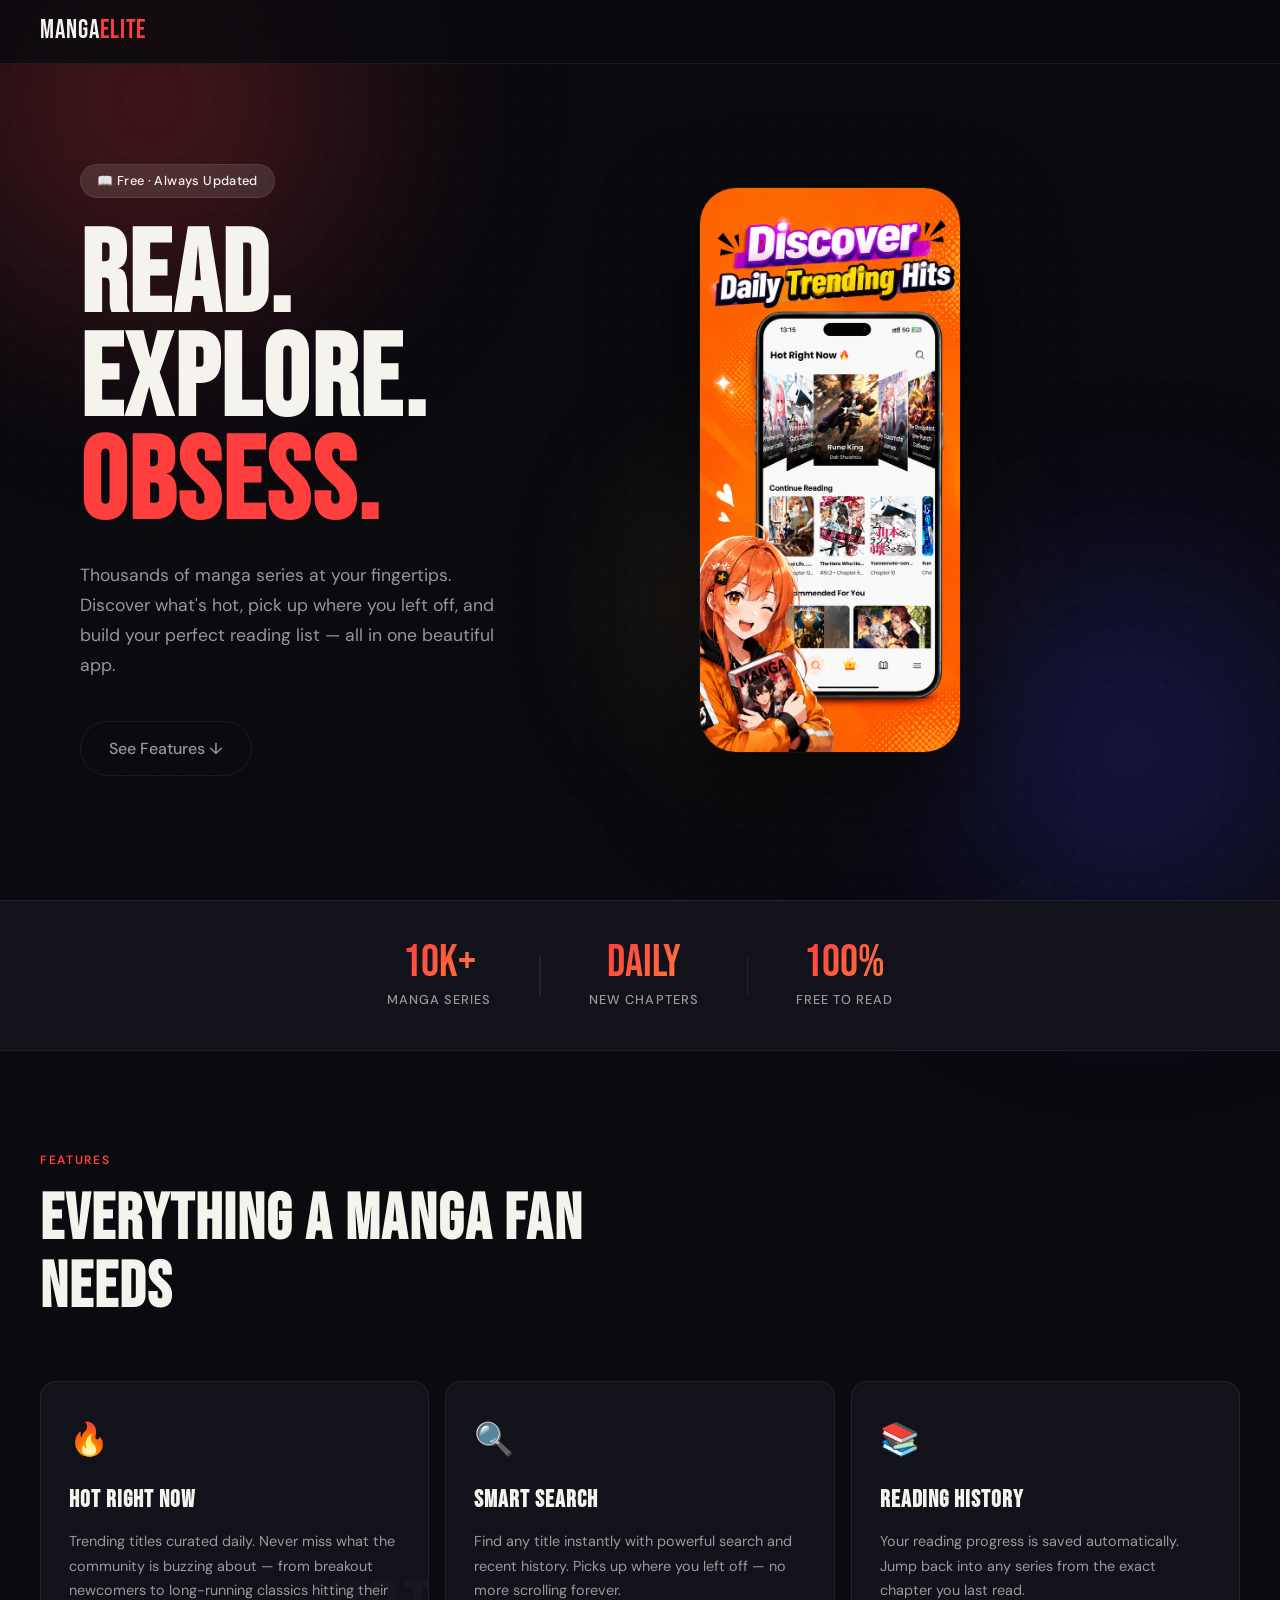
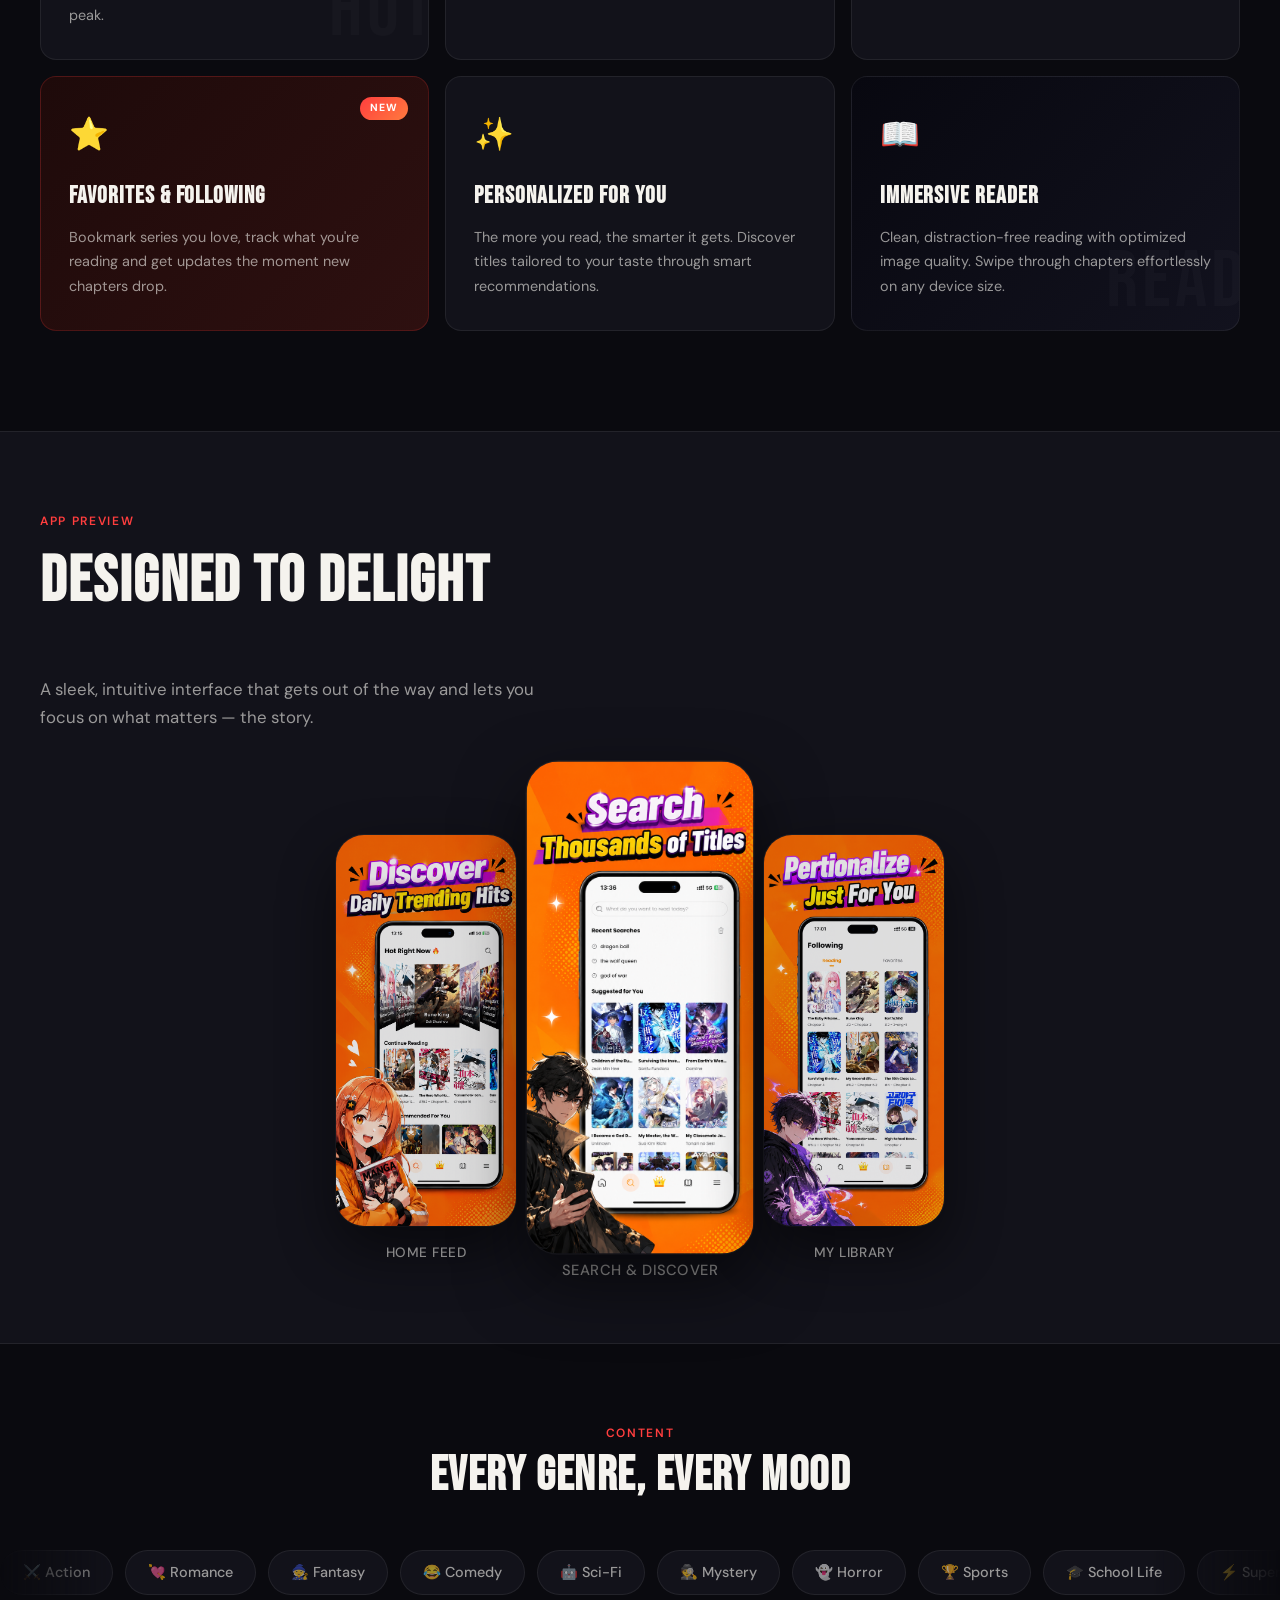
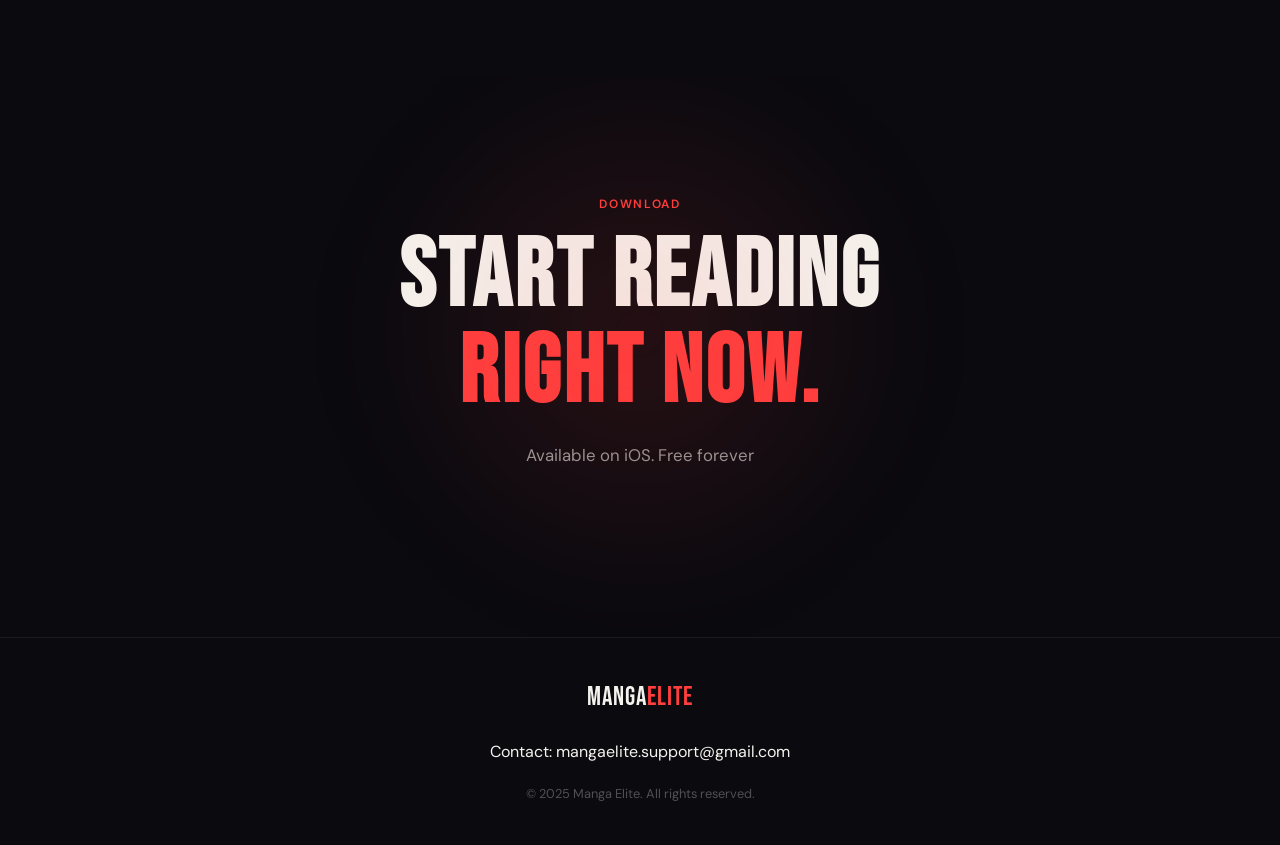
<file: index.html>
<!DOCTYPE html>
<html lang="en">
<head>
  <meta charset="UTF-8" />
  <meta name="viewport" content="width=device-width, initial-scale=1.0" />
  <title>Manga Elite – Your Ultimate Manga Reading App</title>
  <link rel="preconnect" href="https://fonts.googleapis.com" />
  <link rel="preconnect" href="https://fonts.gstatic.com" crossorigin />
  <link href="https://fonts.googleapis.com/css2?family=Bebas+Neue&family=Noto+Serif+JP:wght@400;700&family=DM+Sans:wght@300;400;500;600&display=swap" rel="stylesheet" />
  <link rel="stylesheet" href="styles.css" />
</head>
<body>

  <!-- NAV -->
  <nav class="nav">
    <div class="nav-inner">
      <div class="logo">MANGA<span>ELITE</span></div>
    </div>
  </nav>

  <!-- HERO -->
  <section class="hero">
    <div class="hero-bg">
      <div class="orb orb-1"></div>
      <div class="orb orb-2"></div>
      <div class="orb orb-3"></div>
      <div class="halftone"></div>
    </div>

    <div class="hero-content">
      <div class="hero-badge">📖 Free · Always Updated</div>
      <h1 class="hero-title">
        Read. Explore.<br/>
        <span class="accent">Obsess.</span>
      </h1>
      <p class="hero-sub">
        Thousands of manga series at your fingertips. Discover what's hot,
        pick up where you left off, and build your perfect reading list — all in one beautiful app.
      </p>
      <div class="hero-actions">
        <a href="#features" class="btn-ghost">See Features ↓</a>
      </div>
    </div>

    <div class="hero-mockup">
      <img src="https://manga-elite.github.io/ip_preview1.png" alt="Manga Elite App – Home Screen" class="hero-phone-img" />
    </div>
  </section>

  <!-- STATS BAND -->
  <section class="stats-band">
    <div class="stat">
      <span class="stat-num">10K+</span>
      <span class="stat-label">Manga Series</span>
    </div>
    <div class="stat-sep"></div>
    <div class="stat-sep"></div>
    <div class="stat">
      <span class="stat-num">Daily</span>
      <span class="stat-label">New Chapters</span>
    </div>
    <div class="stat-sep"></div>
    <div class="stat">
      <span class="stat-num">100%</span>
      <span class="stat-label">Free to Read</span>
    </div>
  </section>

  <!-- FEATURES -->
  <section class="features" id="features">
    <div class="features-inner">
      <div class="section-label">Features</div>
      <h2 class="section-title">Everything a manga fan needs</h2>

      <div class="features-grid">

        <div class="feat-card feat-large">
          <div class="feat-icon">🔥</div>
          <h3>Hot Right Now</h3>
          <p>Trending titles curated daily. Never miss what the community is buzzing about — from breakout newcomers to long-running classics hitting their peak.</p>
          <div class="feat-bg-text">HOT</div>
        </div>

        <div class="feat-card">
          <div class="feat-icon">🔍</div>
          <h3>Smart Search</h3>
          <p>Find any title instantly with powerful search and recent history. Picks up where you left off — no more scrolling forever.</p>
        </div>

        <div class="feat-card">
          <div class="feat-icon">📚</div>
          <h3>Reading History</h3>
          <p>Your reading progress is saved automatically. Jump back into any series from the exact chapter you last read.</p>
        </div>

        <div class="feat-card feat-accent">
          <div class="feat-icon">⭐</div>
          <h3>Favorites & Following</h3>
          <p>Bookmark series you love, track what you're reading and get updates the moment new chapters drop.</p>
          <div class="feat-tag">NEW</div>
        </div>

        <div class="feat-card">
          <div class="feat-icon">✨</div>
          <h3>Personalized For You</h3>
          <p>The more you read, the smarter it gets. Discover titles tailored to your taste through smart recommendations.</p>
        </div>

        <div class="feat-card feat-large feat-dark">
          <div class="feat-icon">📖</div>
          <h3>Immersive Reader</h3>
          <p>Clean, distraction-free reading with optimized image quality. Swipe through chapters effortlessly on any device size.</p>
          <div class="feat-bg-text">READ</div>
        </div>

      </div>
    </div>
  </section>

  <!-- SCREENSHOTS SECTION -->
  <section class="screens-section">
    <div class="screens-inner">
      <div class="section-label">App Preview</div>
      <h2 class="section-title">Designed to delight</h2>
      <p class="section-sub">A sleek, intuitive interface that gets out of the way and lets you focus on what matters — the story.</p>

      <div class="screens-row">
        <div class="screen-item">
          <img src="https://manga-elite.github.io/ip_preview1.png" alt="Home Feed" class="screen-img" />
          <p class="screen-cap">Home Feed</p>
        </div>

        <div class="screen-item screen-item--mid">
          <img src="https://manga-elite.github.io/ip_preview2.png" alt="Search & Discover" class="screen-img" />
          <p class="screen-cap">Search & Discover</p>
        </div>

        <div class="screen-item">
          <img src="https://manga-elite.github.io/ip_preview4.png" alt="My Library" class="screen-img" />
          <p class="screen-cap">My Library</p>
        </div>
      </div>
    </div>
  </section>

  <!-- GENRES -->
  <section class="genres-section">
    <div class="genres-inner">
      <div class="section-label">Content</div>
      <h2 class="section-title">Every genre, every mood</h2>
      <div class="genres-marquee">
        <div class="genres-track">
          <span class="genre-pill">⚔️ Action</span>
          <span class="genre-pill">💘 Romance</span>
          <span class="genre-pill">🧙 Fantasy</span>
          <span class="genre-pill">😂 Comedy</span>
          <span class="genre-pill">🤖 Sci-Fi</span>
          <span class="genre-pill">🕵️ Mystery</span>
          <span class="genre-pill">👻 Horror</span>
          <span class="genre-pill">🏆 Sports</span>
          <span class="genre-pill">🎓 School Life</span>
          <span class="genre-pill">⚡ Supernatural</span>
          <span class="genre-pill">🐉 Isekai</span>
          <span class="genre-pill">💪 Cultivation</span>
          <span class="genre-pill">⚔️ Action</span>
          <span class="genre-pill">💘 Romance</span>
          <span class="genre-pill">🧙 Fantasy</span>
          <span class="genre-pill">😂 Comedy</span>
          <span class="genre-pill">🤖 Sci-Fi</span>
          <span class="genre-pill">🕵️ Mystery</span>
          <span class="genre-pill">👻 Horror</span>
          <span class="genre-pill">🏆 Sports</span>
        </div>
      </div>
    </div>
  </section>

  <!-- DOWNLOAD CTA -->
  <section class="download-section" id="download">
    <div class="download-inner">
      <div class="download-orb"></div>
      <div class="section-label">Download</div>
      <h2 class="download-title">Start reading<br/><span class="accent">right now.</span></h2>
      <p class="download-sub">Available on iOS. Free forever</p>
    </div>
  </section>

  <!-- FOOTER -->
  <footer class="footer">
    <div class="footer-inner">
      <div class="logo">MANGA<span>ELITE</span></div>
      <div class="footer-links">
        <p>Contact: mangaelite.support@gmail.com</p>
      </div>
      <p class="footer-copy">© 2025 Manga Elite. All rights reserved.</p>
    </div>
  </footer>

</body>
</html>
</file>
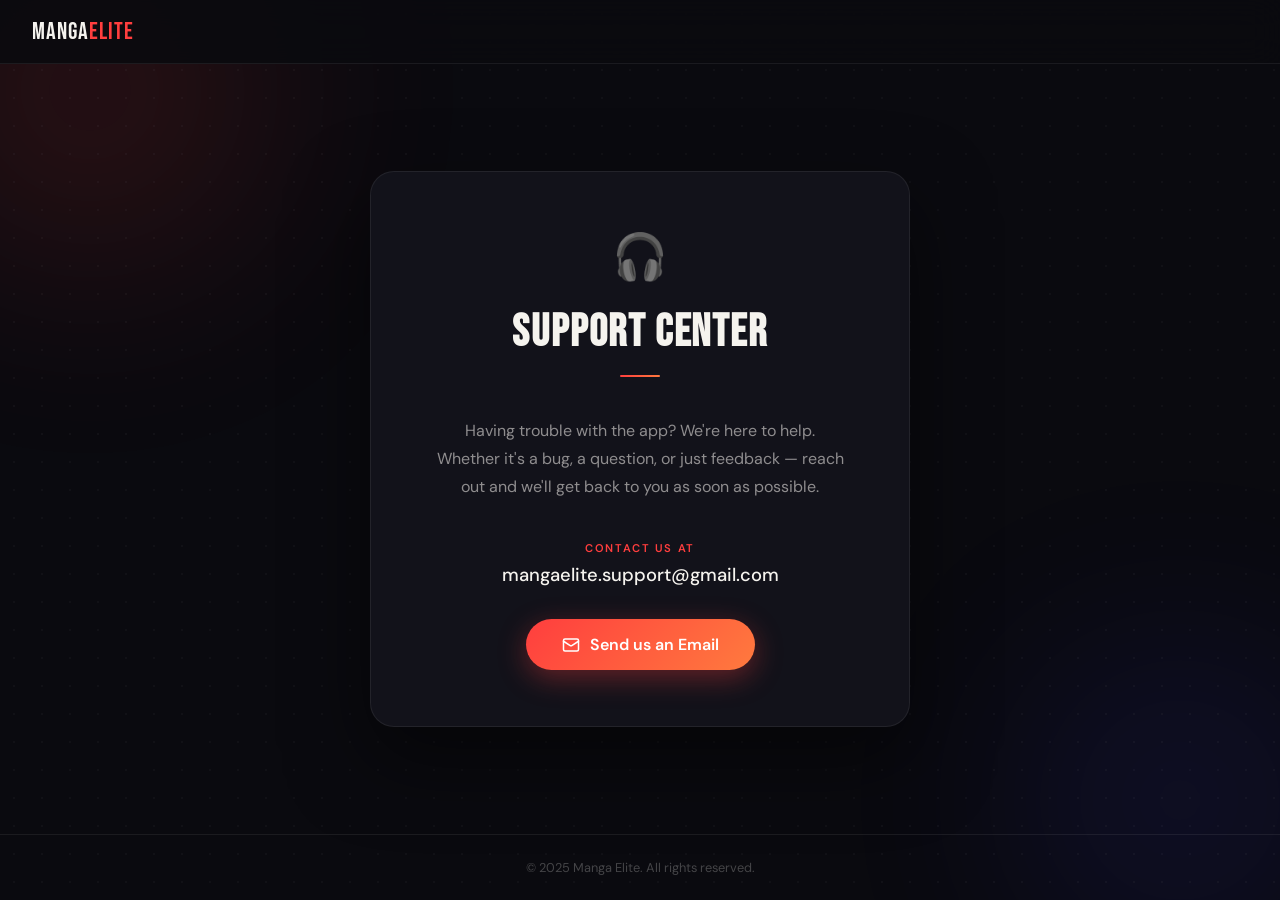
<file: support.html>
<!DOCTYPE html>
<html lang="en">
<head>
  <meta charset="UTF-8" />
  <meta name="viewport" content="width=device-width, initial-scale=1.0" />
  <title>Support – Manga Elite</title>
  <link rel="preconnect" href="https://fonts.googleapis.com" />
  <link rel="preconnect" href="https://fonts.gstatic.com" crossorigin />
  <link href="https://fonts.googleapis.com/css2?family=Bebas+Neue&family=DM+Sans:wght@300;400;500;600&display=swap" rel="stylesheet" />
  <style>
    :root {
      --ink: #0a0a0f;
      --ink-2: #12121a;
      --border: rgba(255,255,255,0.07);
      --white: #f5f3ee;
      --white-muted: rgba(245,243,238,0.55);
      --accent: #ff3e3e;
      --accent-2: #ff7a3e;
      --grad-accent: linear-gradient(135deg, #ff3e3e, #ff7a3e);
      --font-display: 'Bebas Neue', sans-serif;
      --font-body: 'DM Sans', sans-serif;
    }

    *, *::before, *::after { box-sizing: border-box; margin: 0; padding: 0; }
    html { scroll-behavior: smooth; }

    body {
      background: var(--ink);
      color: var(--white);
      font-family: var(--font-body);
      min-height: 100vh;
      display: flex;
      flex-direction: column;
    }

    /* NAV */
    nav {
      padding: 0 32px;
      height: 64px;
      display: flex;
      align-items: center;
      border-bottom: 1px solid var(--border);
      background: rgba(10,10,15,0.9);
      backdrop-filter: blur(16px);
    }
    .logo { font-family: var(--font-display); font-size: 1.5rem; letter-spacing: 0.04em; }
    .logo span { color: var(--accent); }

    /* BG ORBS */
    .bg {
      position: fixed; inset: 0; pointer-events: none; z-index: 0;
      overflow: hidden;
    }
    .orb {
      position: absolute; border-radius: 50%;
      filter: blur(110px); opacity: 0.22;
    }
    .orb-1 {
      width: 500px; height: 500px;
      background: radial-gradient(circle, #ff3e3e, transparent 70%);
      top: -160px; left: -160px;
    }
    .orb-2 {
      width: 400px; height: 400px;
      background: radial-gradient(circle, #3e3eff, transparent 70%);
      bottom: -100px; right: -100px;
    }
    .halftone {
      position: absolute; inset: 0;
      background-image: radial-gradient(circle, rgba(255,255,255,0.03) 1px, transparent 1px);
      background-size: 28px 28px;
    }

    /* MAIN */
    main {
      flex: 1;
      display: flex;
      align-items: center;
      justify-content: center;
      padding: 60px 24px;
      position: relative;
      z-index: 1;
    }

    .card {
      background: var(--ink-2);
      border: 1px solid var(--border);
      border-radius: 24px;
      padding: 56px 52px;
      max-width: 540px;
      width: 100%;
      text-align: center;
      box-shadow: 0 32px 80px rgba(0,0,0,0.5);
    }

    .card-icon {
      font-size: 2.8rem;
      margin-bottom: 20px;
      display: block;
    }

    .card-title {
      font-family: var(--font-display);
      font-size: 2.8rem;
      letter-spacing: 0.04em;
      margin-bottom: 16px;
    }

    .card-desc {
      font-size: 1rem;
      color: var(--white-muted);
      line-height: 1.75;
      margin-bottom: 40px;
    }

    .divider {
      width: 40px; height: 2px;
      background: var(--grad-accent);
      border-radius: 2px;
      margin: 0 auto 40px;
    }

    .email-label {
      font-size: 0.7rem;
      font-weight: 600;
      text-transform: uppercase;
      letter-spacing: 0.14em;
      color: var(--accent);
      margin-bottom: 8px;
    }

    .email-address {
      font-size: 1.15rem;
      font-weight: 500;
      color: var(--white);
      margin-bottom: 32px;
      word-break: break-all;
    }

    .btn-contact {
      display: inline-flex;
      align-items: center;
      gap: 10px;
      padding: 15px 36px;
      background: var(--grad-accent);
      border-radius: 100px;
      font-size: 1rem;
      font-weight: 600;
      color: #fff;
      text-decoration: none;
      transition: transform 0.2s, box-shadow 0.2s, opacity 0.2s;
      box-shadow: 0 8px 28px rgba(255,62,62,0.35);
    }
    .btn-contact:hover {
      transform: translateY(-2px);
      box-shadow: 0 14px 40px rgba(255,62,62,0.5);
    }
    .btn-contact:active {
      transform: translateY(0);
      opacity: 0.88;
    }

    /* FOOTER */
    footer {
      position: relative; z-index: 1;
      padding: 24px;
      text-align: center;
      border-top: 1px solid var(--border);
      font-size: 0.8rem;
      color: rgba(245,243,238,0.25);
    }

    @media (max-width: 480px) {
      .card { padding: 40px 28px; }
      .card-title { font-size: 2.2rem; }
    }
  </style>
</head>
<body>

  <div class="bg">
    <div class="orb orb-1"></div>
    <div class="orb orb-2"></div>
    <div class="halftone"></div>
  </div>

  <nav>
    <div class="logo">MANGA<span>ELITE</span></div>
  </nav>

  <main>
    <div class="card">
      <span class="card-icon">🎧</span>
      <h1 class="card-title">Support Center</h1>
      <div class="divider"></div>
      <p class="card-desc">
        Having trouble with the app? We're here to help.<br/>
        Whether it's a bug, a question, or just feedback —
        reach out and we'll get back to you as soon as possible.
      </p>

      <p class="email-label">Contact us at</p>
      <p class="email-address">mangaelite.support@gmail.com</p>

      <a class="btn-contact"
         href="mailto:mangaelite.support@gmail.com?subject=Support%20Request%20–%20Manga%20Elite">
        <svg width="18" height="18" viewBox="0 0 24 24" fill="none"
             stroke="currentColor" stroke-width="2" stroke-linecap="round" stroke-linejoin="round">
          <rect x="2" y="4" width="20" height="16" rx="2"/>
          <path d="m22 7-8.97 5.7a1.94 1.94 0 0 1-2.06 0L2 7"/>
        </svg>
        Send us an Email
      </a>
    </div>
  </main>

  <footer>
    © 2025 Manga Elite. All rights reserved.
  </footer>

</body>
</html>
</file>
<file: styles.css>
:root {
  --ink: #0a0a0f;
  --ink-2: #12121a;
  --ink-3: #1c1c28;
  --surface: #1e1e2e;
  --surface-2: #252536;
  --border: rgba(255,255,255,0.07);
  --white: #f5f3ee;
  --white-muted: rgba(245,243,238,0.6);
  --white-faint: rgba(245,243,238,0.12);
  --accent: #ff3e3e;
  --accent-2: #ff7a3e;
  --gold: #ffd25a;
  --cyan: #3ef0ff;
  --grad-accent: linear-gradient(135deg, #ff3e3e, #ff7a3e);
  --grad-page: linear-gradient(180deg, #0a0a0f 0%, #12121a 100%);
  --font-display: 'Bebas Neue', sans-serif;
  --font-jp: 'Noto Serif JP', serif;
  --font-body: 'DM Sans', sans-serif;
  --radius: 16px;
  --radius-sm: 10px;
}

*, *::before, *::after { box-sizing: border-box; margin: 0; padding: 0; }

html { scroll-behavior: smooth; }

body {
  background: var(--ink);
  color: var(--white);
  font-family: var(--font-body);
  font-weight: 400;
  line-height: 1.6;
  overflow-x: hidden;
}

a { text-decoration: none; color: inherit; }

/* =============================================
   NAV
   ============================================= */
.nav {
  position: fixed;
  top: 0; left: 0; right: 0;
  z-index: 100;
  padding: 0 24px;
  height: 64px;
  display: flex;
  align-items: center;
  background: rgba(10,10,15,0.82);
  backdrop-filter: blur(16px);
  border-bottom: 1px solid var(--border);
}
.nav-inner {
  width: 100%; max-width: 1200px;
  margin: 0 auto;
  display: flex;
  justify-content: space-between;
  align-items: center;
}
.logo {
  font-family: var(--font-display);
  font-size: 1.6rem;
  letter-spacing: 0.04em;
  color: var(--white);
}
.logo span { color: var(--accent); }
.nav-cta {
  padding: 8px 22px;
  background: var(--grad-accent);
  border-radius: 100px;
  font-weight: 600;
  font-size: 0.875rem;
  color: #fff;
  transition: opacity 0.2s, transform 0.2s;
}
.nav-cta:hover { opacity: 0.88; transform: translateY(-1px); }

/* =============================================
   HERO
   ============================================= */
.hero {
  position: relative;
  min-height: 100vh;
  display: flex;
  align-items: center;
  padding: 120px 40px 80px;
  overflow: hidden;
  gap: 60px;
  max-width: 1200px;
  margin: 0 auto;
}

.hero-bg {
  position: fixed;
  inset: 0;
  pointer-events: none;
  z-index: 0;
}
.orb {
  position: absolute;
  border-radius: 50%;
  filter: blur(100px);
  opacity: 0.35;
}
.orb-1 {
  width: 600px; height: 600px;
  background: radial-gradient(circle, #ff3e3e 0%, transparent 70%);
  top: -200px; left: -150px;
  animation: drift1 12s ease-in-out infinite alternate;
}
.orb-2 {
  width: 500px; height: 500px;
  background: radial-gradient(circle, #3e3eff 0%, transparent 70%);
  bottom: -100px; right: -100px;
  animation: drift2 15s ease-in-out infinite alternate;
}
.orb-3 {
  width: 300px; height: 300px;
  background: radial-gradient(circle, #ffd25a 0%, transparent 70%);
  top: 50%; left: 50%;
  animation: drift3 18s ease-in-out infinite alternate;
}
.halftone {
  position: absolute; inset: 0;
  background-image: radial-gradient(circle, rgba(255,255,255,0.04) 1px, transparent 1px);
  background-size: 28px 28px;
}

@keyframes drift1 { from { transform: translate(0,0) } to { transform: translate(60px, 40px) } }
@keyframes drift2 { from { transform: translate(0,0) } to { transform: translate(-50px, -60px) } }
@keyframes drift3 { from { transform: translate(-50%,-50%) } to { transform: translate(-40%,-60%) } }

.hero-content {
  position: relative;
  z-index: 1;
  flex: 1;
  max-width: 560px;
  animation: fadeUp 0.9s cubic-bezier(0.22,1,0.36,1) both;
}
.hero-badge {
  display: inline-block;
  padding: 6px 16px;
  background: var(--white-faint);
  border: 1px solid var(--border);
  border-radius: 100px;
  font-size: 0.8rem;
  font-weight: 500;
  letter-spacing: 0.03em;
  margin-bottom: 28px;
  backdrop-filter: blur(8px);
}
.hero-title {
  font-family: var(--font-display);
  font-size: clamp(4.5rem, 9vw, 7.5rem);
  line-height: 0.9;
  letter-spacing: 0.02em;
  color: var(--white);
  margin-bottom: 24px;
}
.accent { color: var(--accent); }
.hero-sub {
  font-size: 1.1rem;
  color: var(--white-muted);
  max-width: 440px;
  margin-bottom: 40px;
  line-height: 1.7;
}
.hero-actions { display: flex; gap: 16px; flex-wrap: wrap; }
.btn-primary {
  display: inline-flex;
  align-items: center;
  gap: 8px;
  padding: 14px 32px;
  background: var(--grad-accent);
  border-radius: 100px;
  font-weight: 600;
  font-size: 1rem;
  color: #fff;
  transition: transform 0.2s, box-shadow 0.2s;
  box-shadow: 0 8px 32px rgba(255,62,62,0.35);
}
.btn-primary:hover { transform: translateY(-2px); box-shadow: 0 12px 40px rgba(255,62,62,0.5); }
.btn-ghost {
  display: inline-flex;
  align-items: center;
  padding: 14px 28px;
  border: 1px solid var(--border);
  border-radius: 100px;
  font-weight: 500;
  font-size: 1rem;
  color: var(--white-muted);
  transition: color 0.2s, border-color 0.2s;
}
.btn-ghost:hover { color: var(--white); border-color: rgba(255,255,255,0.3); }

/* PHONE IMAGE — HERO */
.hero-mockup {
  position: relative;
  z-index: 1;
  flex-shrink: 0;
  animation: fadeUp 0.9s 0.15s cubic-bezier(0.22,1,0.36,1) both;
}
.hero-phone-img {
  width: 260px;
  border-radius: 36px;
  box-shadow:
    0 40px 100px rgba(0,0,0,0.7),
    0 0 0 1px rgba(255,255,255,0.08);
  display: block;
  animation: float 6s ease-in-out infinite;
}
@keyframes float {
  0%, 100% { transform: translateY(0); }
  50% { transform: translateY(-14px); }
}

/* =============================================
   STATS BAND
   ============================================= */
.stats-band {
  position: relative;
  z-index: 2;
  background: var(--ink-2);
  border-top: 1px solid var(--border);
  border-bottom: 1px solid var(--border);
  padding: 32px 40px;
  display: flex;
  justify-content: center;
  align-items: center;
  gap: 0;
  flex-wrap: wrap;
}
.stat {
  display: flex;
  flex-direction: column;
  align-items: center;
  padding: 8px 48px;
  gap: 4px;
}
.stat-num {
  font-family: var(--font-display);
  font-size: 2.8rem;
  color: var(--white);
  line-height: 1;
  background: var(--grad-accent);
  -webkit-background-clip: text;
  -webkit-text-fill-color: transparent;
  background-clip: text;
}
.stat-label {
  font-size: 0.8rem;
  color: var(--white-muted);
  text-transform: uppercase;
  letter-spacing: 0.08em;
  font-weight: 500;
}
.stat-sep {
  width: 1px;
  height: 40px;
  background: var(--border);
}

/* =============================================
   FEATURES
   ============================================= */
.features {
  padding: 100px 40px;
  position: relative;
  z-index: 2;
}
.features-inner {
  max-width: 1200px;
  margin: 0 auto;
}
.section-label {
  font-size: 0.75rem;
  font-weight: 600;
  text-transform: uppercase;
  letter-spacing: 0.14em;
  color: var(--accent);
  margin-bottom: 16px;
}
.section-title {
  font-family: var(--font-display);
  font-size: clamp(2.6rem, 5vw, 4rem);
  letter-spacing: 0.03em;
  line-height: 1.05;
  margin-bottom: 60px;
  max-width: 600px;
}
.section-sub {
  font-size: 1.05rem;
  color: var(--white-muted);
  max-width: 520px;
  margin-bottom: 60px;
  line-height: 1.7;
}

.features-grid {
  display: grid;
  grid-template-columns: repeat(3, 1fr);
  gap: 16px;
}
.feat-card {
  background: var(--ink-2);
  border: 1px solid var(--border);
  border-radius: var(--radius);
  padding: 32px 28px;
  position: relative;
  overflow: hidden;
  transition: border-color 0.3s, transform 0.3s;
}
.feat-card:hover {
  border-color: rgba(255,255,255,0.18);
  transform: translateY(-4px);
}
.feat-card.feat-large { grid-column: span 1; }
.feat-card.feat-accent {
  background: linear-gradient(135deg, #1e0a0a, #2e1010);
  border-color: rgba(255,62,62,0.2);
}
.feat-card.feat-dark {
  background: linear-gradient(135deg, #080810, #12121e);
}
.feat-icon {
  font-size: 2rem;
  margin-bottom: 16px;
  display: block;
}
.feat-card h3 {
  font-family: var(--font-display);
  font-size: 1.5rem;
  letter-spacing: 0.04em;
  margin-bottom: 10px;
  color: var(--white);
}
.feat-card p {
  font-size: 0.9rem;
  color: var(--white-muted);
  line-height: 1.7;
}
.feat-bg-text {
  position: absolute;
  bottom: -16px; right: -8px;
  font-family: var(--font-display);
  font-size: 5rem;
  color: rgba(255,255,255,0.025);
  letter-spacing: 0.05em;
  pointer-events: none;
  user-select: none;
}
.feat-tag {
  position: absolute;
  top: 20px; right: 20px;
  padding: 3px 10px;
  background: var(--grad-accent);
  border-radius: 100px;
  font-size: 0.65rem;
  font-weight: 700;
  letter-spacing: 0.1em;
  color: #fff;
}

/* =============================================
   SCREENSHOTS
   ============================================= */
.screens-section {
  padding: 80px 40px;
  position: relative;
  z-index: 2;
  background: var(--ink-2);
  border-top: 1px solid var(--border);
  border-bottom: 1px solid var(--border);
}
.screens-inner {
  max-width: 1200px;
  margin: 0 auto;
}
.screens-row {
  display: flex;
  gap: 24px;
  align-items: flex-end;
  justify-content: center;
  flex-wrap: wrap;
}
.screen-item {
  display: flex;
  flex-direction: column;
  align-items: center;
  gap: 16px;
  opacity: 0.88;
  transition: opacity 0.3s, transform 0.3s;
}
.screen-item:hover { opacity: 1; transform: translateY(-6px); }
.screen-item--mid {
  opacity: 1;
  transform: scale(1.08);
}
.screen-item--mid:hover { transform: scale(1.1) translateY(-6px); }
.screen-cap {
  font-size: 0.85rem;
  color: var(--white-muted);
  font-weight: 500;
  letter-spacing: 0.04em;
  text-transform: uppercase;
}

/* SCREENSHOT IMAGES */
.screen-img {
  width: 180px;
  border-radius: 28px;
  display: block;
  box-shadow: 0 24px 60px rgba(0,0,0,0.6), 0 0 0 1px rgba(255,255,255,0.07);
  transition: transform 0.3s, box-shadow 0.3s;
}
.screen-item:hover .screen-img {
  transform: translateY(-6px);
  box-shadow: 0 32px 80px rgba(0,0,0,0.7), 0 0 0 1px rgba(255,255,255,0.12);
}
.screen-item--mid .screen-img {
  width: 200px;
  transform: scale(1.05);
}
.screen-item--mid:hover .screen-img {
  transform: scale(1.05) translateY(-6px);
}

/* =============================================
   GENRES
   ============================================= */
.genres-section {
  padding: 80px 0 80px;
  overflow: hidden;
  position: relative;
  z-index: 2;
}
.genres-inner { text-align: center; }
.genres-inner .section-label { display: block; margin-bottom: 8px; }
.genres-inner .section-title {
  font-size: clamp(2rem, 4vw, 3rem);
  margin: 0 auto 48px;
  text-align: center;
}
.genres-marquee {
  overflow: hidden;
  mask-image: linear-gradient(to right, transparent, black 10%, black 90%, transparent);
}
.genres-track {
  display: flex;
  gap: 12px;
  width: max-content;
  animation: marquee 28s linear infinite;
}
@keyframes marquee {
  from { transform: translateX(0); }
  to { transform: translateX(-50%); }
}
.genre-pill {
  display: inline-flex;
  align-items: center;
  gap: 6px;
  padding: 10px 22px;
  border: 1px solid var(--border);
  border-radius: 100px;
  font-size: 0.9rem;
  font-weight: 500;
  white-space: nowrap;
  background: var(--ink-2);
  transition: border-color 0.2s;
  color: var(--white-muted);
}
.genre-pill:hover { border-color: var(--accent); color: var(--white); }

/* =============================================
   DOWNLOAD CTA
   ============================================= */
.download-section {
  padding: 120px 40px;
  position: relative;
  z-index: 2;
  overflow: hidden;
  text-align: center;
}
.download-inner {
  max-width: 700px;
  margin: 0 auto;
  position: relative;
  z-index: 1;
}
.download-orb {
  position: absolute;
  width: 600px; height: 600px;
  left: 50%; top: 50%;
  transform: translate(-50%, -50%);
  border-radius: 50%;
  background: radial-gradient(circle, rgba(255,62,62,0.12) 0%, transparent 70%);
  filter: blur(40px);
  z-index: 0;
}
.download-title {
  font-family: var(--font-display);
  font-size: clamp(3.5rem, 8vw, 6rem);
  letter-spacing: 0.03em;
  line-height: 1;
  margin-bottom: 20px;
}
.download-sub {
  font-size: 1.05rem;
  color: var(--white-muted);
  margin-bottom: 48px;
}
.store-badges {
  display: flex;
  gap: 16px;
  justify-content: center;
  flex-wrap: wrap;
}
.store-badge {
  display: flex;
  align-items: center;
  gap: 12px;
  padding: 14px 28px;
  background: var(--ink-2);
  border: 1px solid var(--border);
  border-radius: var(--radius);
  transition: transform 0.2s, border-color 0.2s, box-shadow 0.2s;
  min-width: 180px;
}
.store-badge:hover {
  transform: translateY(-3px);
  border-color: rgba(255,255,255,0.2);
  box-shadow: 0 12px 40px rgba(0,0,0,0.4);
}
.badge-sub {
  font-size: 0.7rem;
  color: var(--white-muted);
  line-height: 1;
}
.badge-main {
  font-size: 1.1rem;
  font-weight: 700;
  color: var(--white);
  line-height: 1.2;
}

/* =============================================
   FOOTER
   ============================================= */
.footer {
  padding: 40px;
  border-top: 1px solid var(--border);
  position: relative;
  z-index: 2;
}
.footer-inner {
  max-width: 1200px;
  margin: 0 auto;
  display: flex;
  flex-direction: column;
  align-items: center;
  gap: 20px;
  text-align: center;
}
.footer-links {
  display: flex;
  gap: 28px;
  flex-wrap: wrap;
  justify-content: center;
}
.footer-links a {
  font-size: 0.85rem;
  color: var(--white-muted);
  transition: color 0.2s;
}
.footer-links a:hover { color: var(--white); }
.footer-copy {
  font-size: 0.8rem;
  color: rgba(245,243,238,0.3);
}

/* =============================================
   ANIMATIONS
   ============================================= */
@keyframes fadeUp {
  from { opacity: 0; transform: translateY(30px); }
  to { opacity: 1; transform: translateY(0); }
}

/* =============================================
   RESPONSIVE
   ============================================= */
@media (max-width: 1024px) {
  .features-grid { grid-template-columns: repeat(2, 1fr); }
}
@media (max-width: 768px) {
  .hero {
    flex-direction: column;
    padding: 100px 24px 60px;
    text-align: center;
    gap: 48px;
  }
  .hero-content { max-width: 100%; }
  .hero-sub { margin: 0 auto 40px; }
  .hero-actions { justify-content: center; }
  .hero-mockup { order: -1; }
  .features { padding: 60px 24px; }
  .features-grid { grid-template-columns: 1fr; }
  .stats-band { padding: 24px; gap: 8px; }
  .stat { padding: 8px 24px; }
  .stat-sep { display: none; }
  .screens-section { padding: 60px 24px; }
  .screens-row { gap: 12px; }
  .download-section { padding: 80px 24px; }
  .section-title { margin-bottom: 40px; }
  .genres-inner .section-title { margin-bottom: 32px; }
}
@media (max-width: 768px) {
  .hero-phone-img { width: 200px; }
}
@media (max-width: 480px) {
  .screen-img { width: 120px; }
  .screen-item--mid .screen-img { width: 136px; }
  .screens-row { gap: 8px; }
  .hero-phone-img { width: 170px; }
}
</file>
